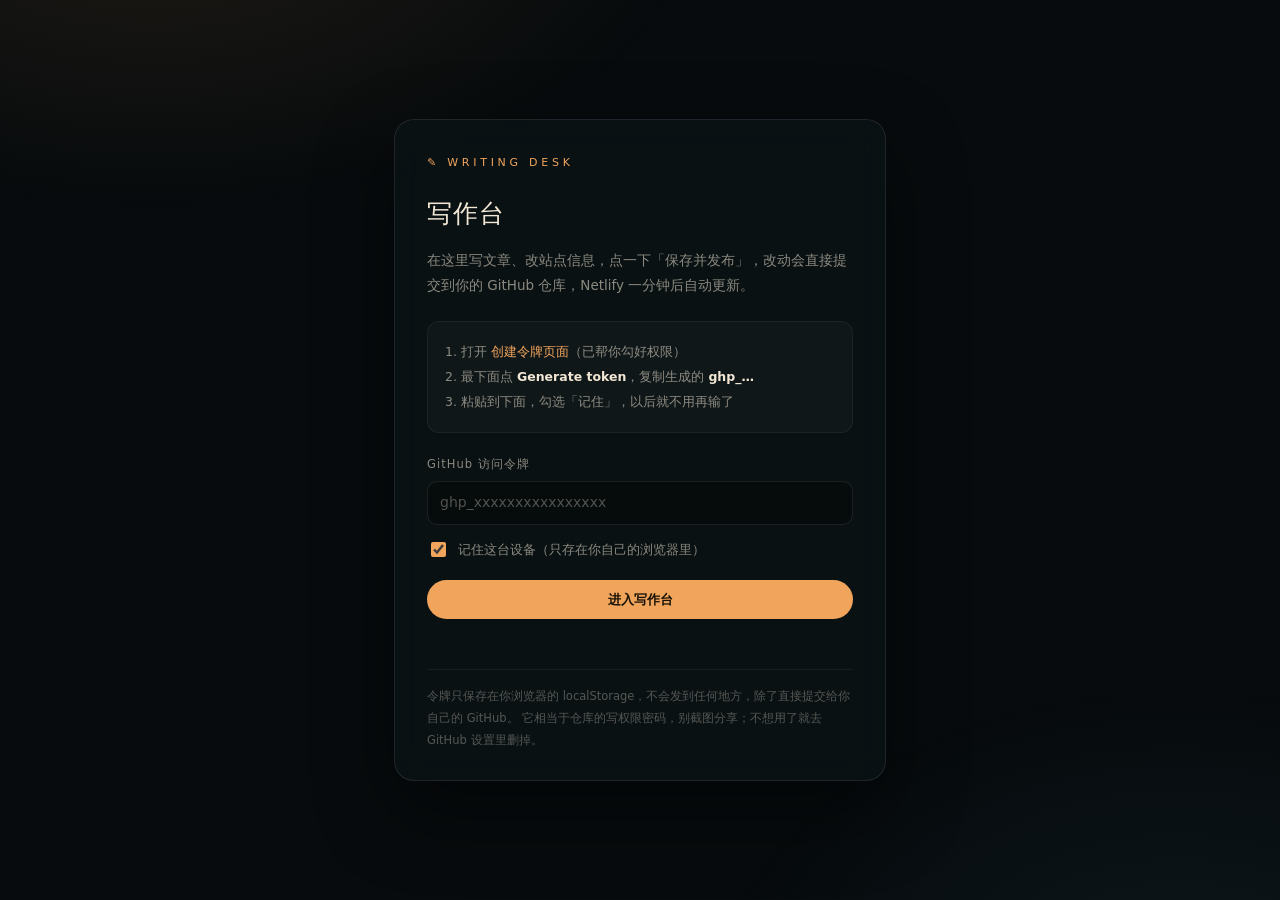
<file: admin.html>
<!DOCTYPE html>
<html lang="zh-CN">
<head>
<meta charset="UTF-8" />
<meta name="viewport" content="width=device-width, initial-scale=1.0, viewport-fit=cover" />
<meta name="theme-color" content="#070b0d" />
<meta name="robots" content="noindex, nofollow" />
<title>写作台 · 林间札记</title>
<link rel="icon" href="data:image/svg+xml,%3Csvg xmlns='http://www.w3.org/2000/svg' viewBox='0 0 64 64'%3E%3Crect width='64' height='64' rx='14' fill='%23070b0d'/%3E%3Cpath d='M32 14 14 34h8v14h20V34h8z' fill='%23f0a45c'/%3E%3Crect x='27' y='38' width='10' height='10' fill='%23070b0d'/%3E%3C/svg%3E" />
<link rel="stylesheet" href="admin.css" />
</head>
<body>

<!-- ============ 登录 ============ -->
<div class="gate" id="gate">
  <div class="gate-card">
    <div class="gate-brand">✎ WRITING DESK</div>
    <h1>写作台</h1>
    <p class="gate-intro">
      在这里写文章、改站点信息，点一下「保存并发布」，改动会直接提交到你的 GitHub 仓库，Netlify 一分钟后自动更新。
    </p>

    <div class="gate-steps">
      <ol>
        <li>打开 <a href="https://github.com/settings/tokens/new?scopes=public_repo&amp;description=cabin-blog" target="_blank" rel="noopener">创建令牌页面</a>（已帮你勾好权限）</li>
        <li>最下面点 <b>Generate token</b>，复制生成的 <b>ghp_…</b></li>
        <li>粘贴到下面，勾选「记住」，以后就不用再输了</li>
      </ol>
    </div>

    <label class="field">
      <span class="field-label">GitHub 访问令牌</span>
      <input id="tokenInput" type="password" placeholder="ghp_xxxxxxxxxxxxxxxx" autocomplete="off" spellcheck="false" />
    </label>

    <label class="check">
      <input id="rememberInput" type="checkbox" checked />
      <span>记住这台设备（只存在你自己的浏览器里）</span>
    </label>

    <div class="gate-actions">
      <button class="btn primary" id="enterBtn" type="button">进入写作台</button>
    </div>
    <p class="gate-err" id="gateErr"></p>

    <p class="gate-note">
      令牌只保存在你浏览器的 localStorage，不会发到任何地方，除了直接提交给你自己的 GitHub。
      它相当于仓库的写权限密码，别截图分享；不想用了就去 GitHub 设置里删掉。
    </p>
  </div>
</div>

<!-- ============ 写作台 ============ -->
<div class="desk" id="desk" hidden>
  <header class="bar">
    <a class="bar-brand" href="/">▲ 林间札记</a>
    <span class="bar-sep">/</span>
    <span class="bar-title">写作台</span>
    <div class="bar-right">
      <span class="bar-repo" id="repoLabel"></span>
      <a class="bar-link" href="/" target="_blank" rel="noopener">看网站 ↗</a>
      <button class="bar-btn" id="logoutBtn" type="button">退出</button>
    </div>
  </header>

  <nav class="tabs">
    <button class="tab on" type="button" data-tab="posts">文章</button>
    <button class="tab" type="button" data-tab="photos">照片</button>
    <button class="tab" type="button" data-tab="site">站点信息</button>
    <button class="tab" type="button" data-tab="raw">源文件</button>
    <span class="tabs-fill"></span>
    <span class="tabs-status" id="statusLabel">未修改</span>
  </nav>

  <main class="wrap">

    <!-- ---- 文章 ---- -->
    <section class="panel on" id="panelPosts">
      <div class="split">
        <aside class="side">
          <div class="side-head">
            <span>共 <b id="postCount">0</b> 篇</span>
            <button class="btn tiny ghost" id="newPostBtn" type="button">+ 新文章</button>
          </div>
          <div class="post-items" id="postItems"></div>
        </aside>

        <div class="pane" id="editorPane">
          <div class="pane-empty" id="editorEmpty">在左边选一篇文章，或者新建一篇。</div>

          <div id="editorForm" hidden>
            <div class="form-grid">
              <label class="field">
                <span class="field-label">标题</span>
                <input id="fTitle" type="text" placeholder="给这篇文章起个名字" />
              </label>
              <label class="field">
                <span class="field-label">网址标识 slug（英文 / 数字 / 短横线）</span>
                <input id="fSlug" type="text" placeholder="hello-cabin" spellcheck="false" />
              </label>
              <label class="field">
                <span class="field-label">日期</span>
                <input id="fDate" type="date" />
              </label>
              <label class="field">
                <span class="field-label">分类</span>
                <input id="fTag" type="text" placeholder="随笔" />
              </label>
              <label class="field wide">
                <span class="field-label">摘要（列表里显示的一句话）</span>
                <input id="fExcerpt" type="text" placeholder="一句话说清这篇写了什么" />
              </label>
            </div>

            <div class="body-split">
              <div class="body-col">
                <div class="col-head">
                  <span class="field-label">正文</span>
                </div>
                <details class="md-help">
                  <summary>支持的写作格式</summary>
                  <div>
                    空行分段 · <code>## 小标题</code> · <code>### 次小标题</code><br />
                    <code>&gt; 引用</code> · <code>- 列表</code> · <code>--- 分隔线</code><br />
                    <code>**加粗**</code> · <code>*斜体*</code> · <code>`代码`</code> · <code>[链接](https://…)</code>
                  </div>
                </details>
                <textarea id="fContent" class="content-area" placeholder="从这里开始写……" spellcheck="false"></textarea>
              </div>

              <div class="body-col">
                <div class="col-head">
                  <span class="field-label">预览</span>
                  <a class="btn tiny ghost" id="openPostBtn" href="#" target="_blank" rel="noopener">打开正式页 ↗</a>
                </div>
                <div class="preview" id="previewBox"></div>
              </div>
            </div>

            <div class="actions">
              <button class="btn primary" id="publishPostBtn" type="button">保存并发布</button>
              <button class="btn" id="revertPostBtn" type="button">撤销修改</button>
              <span class="actions-fill"></span>
              <button class="btn danger" id="deletePostBtn" type="button">删除这篇</button>
            </div>
          </div>
        </div>
      </div>
    </section>

    <!-- ---- 照片 ---- -->
    <section class="panel" id="panelPhotos">
      <div class="site-card">
        <div class="photo-head">
          <div>
            <h2>照片墙</h2>
            <p class="hint">上传的照片会自动压缩后存到仓库 photos/ 目录，并出现在网站的「相册」页。点「选择照片」可以一次选多张。</p>
          </div>
          <div class="photo-actions">
            <label class="btn primary" for="photoInput">＋ 选择照片</label>
            <input id="photoInput" type="file" accept="image/*" multiple hidden />
          </div>
        </div>
        <div class="photo-grid" id="photoGrid"></div>
        <div class="photo-foot" id="photoFoot">
          <span class="field-label" style="margin:0" id="photoCount">共 0 张</span>
          <button class="btn" id="refreshPhotosBtn" type="button">刷新列表</button>
        </div>
      </div>
    </section>

    <!-- ---- 站点信息 ---- -->
    <section class="panel" id="panelSite">
      <div class="site-card">
        <h2>站点信息</h2>
        <p class="hint">标题、作者、联系方式、关于页的文字。留空的项会使用默认值。</p>

        <div class="form-grid">
          <label class="field">
            <span class="field-label">站点名</span>
            <input id="sName" type="text" />
          </label>
          <label class="field">
            <span class="field-label">主标题</span>
            <input id="sTitle" type="text" />
          </label>
          <label class="field">
            <span class="field-label">高亮的词（主标题里会变成暖橙色）</span>
            <input id="sAccent" type="text" />
          </label>
          <label class="field">
            <span class="field-label">作者</span>
            <input id="sAuthor" type="text" />
          </label>
          <label class="field">
            <span class="field-label">坐标</span>
            <input id="sLocation" type="text" />
          </label>
          <label class="field">
            <span class="field-label">起始年份</span>
            <input id="sSince" type="text" />
          </label>
          <label class="field">
            <span class="field-label">GitHub 地址</span>
            <input id="sGithub" type="text" spellcheck="false" />
          </label>
          <label class="field">
            <span class="field-label">邮箱</span>
            <input id="sEmail" type="text" spellcheck="false" />
          </label>
        </div>

        <label class="field">
          <span class="field-label">副标题 / 一句话介绍</span>
          <textarea id="sTagline" rows="2"></textarea>
        </label>
        <label class="field">
          <span class="field-label">页脚</span>
          <input id="sFooter" type="text" />
        </label>

        <div class="actions">
          <button class="btn primary" id="publishSiteBtn" type="button">保存并发布</button>
          <button class="btn" id="revertSiteBtn" type="button">撤销修改</button>
        </div>
      </div>
    </section>

    <!-- ---- 源文件 ---- -->
    <section class="panel" id="panelRaw">
      <div class="raw-grid">
        <div class="raw-col">
          <div class="raw-head">
            <code>posts.js</code>
            <span class="field-label" style="margin:0">文章数据（高级）</span>
          </div>
          <textarea id="rawPosts" class="raw-area" spellcheck="false"></textarea>
        </div>
        <div class="raw-col">
          <div class="raw-head">
            <code>site.js</code>
            <span class="field-label" style="margin:0">站点配置（高级）</span>
          </div>
          <textarea id="rawSite" class="raw-area" spellcheck="false"></textarea>
        </div>
      </div>
      <div class="raw-actions">
        <button class="btn primary" id="publishRawBtn" type="button">保存并发布</button>
        <button class="btn" id="revertRawBtn" type="button">重新拉取</button>
        <span class="actions-fill"></span>
        <span class="field-label" style="margin:0">上面两个面板就是网站的原始数据文件，改坏了可以在「撤销修改」里恢复。</span>
      </div>
    </section>

  </main>
</div>

<div class="toast" id="toast" role="status" aria-live="polite"></div>

<script src="admin.js"></script>
</body>
</html>
</file>
<file: admin.css>
/* ============================================================
   写作台样式（/admin）
   和博客主站是同一套配色，但去掉 3D 背景，专注编辑
   ============================================================ */

:root {
  --bg: #070b0d;
  --panel: rgba(255, 255, 255, 0.028);
  --line: rgba(255, 255, 255, 0.09);
  --line-soft: rgba(255, 255, 255, 0.055);
  --amber: #f0a45c;
  --amber-soft: rgba(240, 164, 92, 0.13);
  --text: #f1e7d4;
  --muted: rgba(241, 231, 212, 0.56);
  --dim: rgba(241, 231, 212, 0.33);
  --danger: #e0765a;
  --serif: "Songti SC", "STSong", "Noto Serif SC", "Source Han Serif SC", serif;
  --sans: "Inter", "PingFang SC", "Hiragino Sans GB", "Microsoft YaHei", system-ui, sans-serif;
  --mono: "JetBrains Mono", "Cascadia Code", "SFMono-Regular", Consolas, monospace;
}

*,
*::before,
*::after { box-sizing: border-box; }

[hidden] { display: none !important; }

html { -webkit-text-size-adjust: 100%; }

body {
  margin: 0;
  min-height: 100vh;
  background: var(--bg);
  color: var(--text);
  font-family: var(--sans);
  font-size: 14px;
  line-height: 1.7;
  -webkit-font-smoothing: antialiased;
}

body::before {
  content: "";
  position: fixed;
  inset: 0;
  z-index: 0;
  pointer-events: none;
  background:
    radial-gradient(900px 520px at 12% -12%, rgba(240, 164, 92, 0.10), transparent 62%),
    radial-gradient(760px 520px at 92% 112%, rgba(58, 108, 138, 0.13), transparent 62%);
}

a { color: var(--amber); text-decoration: none; }
a:hover { text-decoration: underline; }

/* ---------------- 通用控件 ---------------- */

.btn {
  appearance: none;
  -webkit-appearance: none;
  font: inherit;
  font-size: 13px;
  line-height: 1;
  padding: 10px 18px;
  border-radius: 999px;
  border: 1px solid var(--line);
  background: rgba(255, 255, 255, 0.045);
  color: var(--text);
  cursor: pointer;
  transition: background 0.18s ease, border-color 0.18s ease, color 0.18s ease, transform 0.18s ease;
  white-space: nowrap;
}
.btn:hover { background: rgba(255, 255, 255, 0.085); border-color: rgba(255, 255, 255, 0.19); }
.btn:active { transform: translateY(1px); }
.btn:disabled { opacity: 0.45; cursor: not-allowed; transform: none; }

.btn.primary {
  background: var(--amber);
  border-color: transparent;
  color: #1a1206;
  font-weight: 600;
}
.btn.primary:hover { background: #f7b673; }

.btn.ghost { background: transparent; }
.btn.ghost:hover { background: rgba(255, 255, 255, 0.06); }

.btn.danger { color: var(--danger); border-color: rgba(224, 118, 90, 0.32); }
.btn.danger:hover { background: rgba(224, 118, 90, 0.13); }

.btn.tiny { padding: 6px 12px; font-size: 12px; }

input,
textarea {
  width: 100%;
  font: inherit;
  font-size: 14px;
  color: var(--text);
  background: rgba(0, 0, 0, 0.34);
  border: 1px solid var(--line);
  border-radius: 10px;
  padding: 9px 12px;
  outline: none;
  transition: border-color 0.16s ease, background 0.16s ease;
}
input:focus,
textarea:focus { border-color: rgba(240, 164, 92, 0.55); background: rgba(0, 0, 0, 0.48); }
input::placeholder,
textarea::placeholder { color: var(--dim); }
textarea { resize: vertical; line-height: 1.8; }

input[type="date"] { font-variant-numeric: tabular-nums; }
input[type="date"]::-webkit-calendar-picker-indicator { filter: invert(0.75); cursor: pointer; }

.field { display: block; }
.field.wide { grid-column: 1 / -1; }
.field-label {
  display: block;
  font-size: 11.5px;
  letter-spacing: 0.09em;
  color: var(--muted);
  margin-bottom: 7px;
}

/* ---------------- 登录页 ---------------- */

.gate {
  position: relative;
  z-index: 1;
  min-height: 100vh;
  display: grid;
  place-items: center;
  padding: 40px 20px;
}

.gate-card {
  width: min(492px, 100%);
  background: rgba(12, 20, 23, 0.72);
  border: 1px solid var(--line);
  border-radius: 20px;
  padding: 34px 32px 28px;
  backdrop-filter: blur(14px);
  -webkit-backdrop-filter: blur(14px);
  box-shadow: 0 30px 80px rgba(0, 0, 0, 0.45);
}

.gate-brand {
  font-size: 11px;
  letter-spacing: 0.34em;
  color: var(--amber);
  margin-bottom: 20px;
}

.gate-card h1 {
  font-family: var(--serif);
  font-weight: 500;
  font-size: 25px;
  letter-spacing: 0.04em;
  margin: 0 0 12px;
}

.gate-intro {
  margin: 0 0 22px;
  color: var(--muted);
  font-size: 13.5px;
  line-height: 1.9;
}

.gate-steps {
  background: rgba(255, 255, 255, 0.028);
  border: 1px solid var(--line-soft);
  border-radius: 12px;
  padding: 15px 18px 15px 16px;
  margin-bottom: 22px;
  font-size: 12.5px;
  color: var(--muted);
}
.gate-steps ol { margin: 0; padding-left: 17px; }
.gate-steps li { margin: 4px 0; }
.gate-steps b { color: var(--text); font-weight: 600; }

.check {
  display: flex;
  align-items: center;
  gap: 9px;
  margin: 14px 0 20px;
  font-size: 12.5px;
  color: var(--muted);
  cursor: pointer;
}
.check input { width: 15px; height: 15px; accent-color: var(--amber); cursor: pointer; }

.gate-actions { display: flex; gap: 10px; }
.gate-actions .btn { width: 100%; padding: 12px 18px; }

.gate-err {
  min-height: 20px;
  margin: 12px 0 0;
  font-size: 12.5px;
  color: var(--danger);
}

.gate-note {
  margin: 18px 0 0;
  padding-top: 16px;
  border-top: 1px solid var(--line-soft);
  font-size: 11.5px;
  line-height: 1.9;
  color: var(--dim);
}

/* ---------------- 顶栏 ---------------- */

.desk { position: relative; z-index: 1; }

.bar {
  position: sticky;
  top: 0;
  z-index: 20;
  display: flex;
  align-items: center;
  gap: 10px;
  height: 58px;
  padding: 0 22px;
  background: rgba(7, 11, 13, 0.84);
  border-bottom: 1px solid var(--line);
  backdrop-filter: blur(16px);
  -webkit-backdrop-filter: blur(16px);
}
.bar-brand {
  font-size: 12.5px;
  letter-spacing: 0.16em;
  color: var(--text);
  white-space: nowrap;
}
.bar-brand:hover { text-decoration: none; color: var(--amber); }
.bar-sep { color: var(--dim); }
.bar-title { font-size: 13px; color: var(--muted); letter-spacing: 0.12em; }
.bar-right { margin-left: auto; display: flex; align-items: center; gap: 16px; }
.bar-repo {
  font-family: var(--mono);
  font-size: 11.5px;
  color: var(--dim);
}
.bar-link { font-size: 12.5px; color: var(--muted); }
.bar-link:hover { color: var(--amber); text-decoration: none; }
.bar-btn {
  font: inherit;
  font-size: 12px;
  padding: 6px 13px;
  border-radius: 999px;
  border: 1px solid var(--line);
  background: transparent;
  color: var(--muted);
  cursor: pointer;
  transition: 0.18s ease;
}
.bar-btn:hover { background: rgba(255, 255, 255, 0.06); color: var(--text); }

/* ---------------- 标签页 ---------------- */

.tabs {
  position: sticky;
  top: 58px;
  z-index: 19;
  display: flex;
  align-items: center;
  gap: 4px;
  padding: 10px 22px;
  background: rgba(7, 11, 13, 0.72);
  border-bottom: 1px solid var(--line);
  backdrop-filter: blur(16px);
  -webkit-backdrop-filter: blur(16px);
}
.tab {
  font: inherit;
  font-size: 13px;
  padding: 7px 15px;
  border-radius: 999px;
  border: 1px solid transparent;
  background: transparent;
  color: var(--muted);
  cursor: pointer;
  transition: 0.18s ease;
}
.tab:hover { color: var(--text); background: rgba(255, 255, 255, 0.05); }
.tab.on { background: var(--amber-soft); color: var(--amber); }

.tabs-fill { flex: 1; }
.tabs-status {
  font-size: 11.5px;
  color: var(--dim);
  font-family: var(--mono);
}
.tabs-status.warnish { color: var(--amber); }

/* ---------------- 布局 ---------------- */

.wrap {
  max-width: 1320px;
  margin: 0 auto;
  padding: 26px 22px 90px;
}

.panel { display: none; }
.panel.on { display: block; }

.split {
  display: grid;
  grid-template-columns: 288px minmax(0, 1fr);
  gap: 20px;
  align-items: start;
}

/* ---------------- 文章列表 ---------------- */

.side {
  position: sticky;
  top: 132px;
  border: 1px solid var(--line);
  border-radius: 14px;
  background: var(--panel);
  overflow: hidden;
}
.side-head {
  display: flex;
  align-items: center;
  justify-content: space-between;
  gap: 10px;
  padding: 12px 14px;
  border-bottom: 1px solid var(--line);
  font-size: 12px;
  color: var(--muted);
  letter-spacing: 0.05em;
}
.side-head b { color: var(--text); }

.post-items { max-height: calc(100vh - 230px); overflow-y: auto; }

.post-item {
  display: block;
  width: 100%;
  text-align: left;
  font: inherit;
  border: 0;
  border-bottom: 1px solid var(--line-soft);
  background: transparent;
  color: inherit;
  padding: 12px 14px;
  cursor: pointer;
  transition: background 0.15s ease;
}
.post-item:last-child { border-bottom: 0; }
.post-item:hover { background: rgba(255, 255, 255, 0.04); }
.post-item.on { background: var(--amber-soft); box-shadow: inset 2px 0 0 var(--amber); }
.post-item b {
  display: block;
  font-weight: 500;
  font-size: 13.5px;
  line-height: 1.45;
  margin-bottom: 4px;
  overflow: hidden;
  text-overflow: ellipsis;
  white-space: nowrap;
}
.post-item span {
  display: block;
  font-size: 11px;
  letter-spacing: 0.05em;
  color: var(--dim);
  font-variant-numeric: tabular-nums;
}

.post-empty {
  padding: 26px 16px;
  text-align: center;
  font-size: 12.5px;
  color: var(--dim);
}

/* ---------------- 编辑区 ---------------- */

.pane {
  border: 1px solid var(--line);
  border-radius: 14px;
  background: var(--panel);
  padding: 22px;
  min-height: 420px;
}

.pane-empty {
  display: grid;
  place-items: center;
  min-height: 380px;
  color: var(--dim);
  font-size: 13px;
  text-align: center;
}

.form-grid {
  display: grid;
  grid-template-columns: 1fr 1fr;
  gap: 15px;
}

.body-split {
  display: grid;
  grid-template-columns: 1fr 1fr;
  gap: 18px;
  margin-top: 20px;
}

.body-col { min-width: 0; }

.col-head {
  display: flex;
  align-items: center;
  justify-content: space-between;
  gap: 10px;
  margin-bottom: 7px;
}
.col-head .field-label { margin-bottom: 0; }

.content-area {
  min-height: 430px;
  font-family: var(--mono);
  font-size: 13px;
  line-height: 1.85;
}

.md-help {
  margin-bottom: 12px;
  font-size: 12px;
  color: var(--dim);
}
.md-help summary {
  cursor: pointer;
  color: var(--muted);
  font-size: 11.5px;
  letter-spacing: 0.08em;
  list-style: none;
  user-select: none;
}
.md-help summary::-webkit-details-marker { display: none; }
.md-help summary::before { content: "▸ "; color: var(--amber); }
.md-help[open] summary::before { content: "▾ "; }
.md-help > div {
  margin-top: 9px;
  padding: 12px 14px;
  border: 1px solid var(--line-soft);
  border-radius: 10px;
  line-height: 2.1;
}
.md-help code {
  font-family: var(--mono);
  font-size: 11.5px;
  color: var(--amber);
  background: rgba(240, 164, 92, 0.09);
  padding: 1px 6px;
  border-radius: 5px;
}

.preview {
  height: 430px;
  overflow-y: auto;
  padding: 2px 16px 20px 2px;
  font-size: 14.5px;
  line-height: 1.95;
  color: rgba(241, 231, 212, 0.82);
}
.preview > *:first-child { margin-top: 0; }
.preview h2 {
  font-family: var(--serif);
  font-size: 19px;
  font-weight: 500;
  letter-spacing: 0.02em;
  color: var(--text);
  margin: 26px 0 10px;
}
.preview h3 {
  font-family: var(--serif);
  font-size: 16px;
  font-weight: 500;
  color: var(--text);
  margin: 22px 0 8px;
}
.preview p { margin: 0 0 13px; }
.preview blockquote {
  margin: 18px 0;
  padding: 4px 0 4px 16px;
  border-left: 2px solid rgba(240, 164, 92, 0.55);
  color: var(--muted);
  font-style: italic;
}
.preview blockquote p { margin: 0; }
.preview ul { margin: 0 0 14px; padding-left: 20px; }
.preview li { margin: 3px 0; }
.preview hr { border: 0; height: 1px; background: var(--line); margin: 24px 0; }
.preview strong { color: var(--text); font-weight: 600; }
.preview em { color: var(--muted); }
.preview code {
  font-family: var(--mono);
  font-size: 12.5px;
  background: rgba(255, 255, 255, 0.07);
  padding: 1px 6px;
  border-radius: 5px;
}
.preview a { color: var(--amber); border-bottom: 1px solid rgba(240, 164, 92, 0.3); }

.actions {
  display: flex;
  align-items: center;
  gap: 10px;
  margin-top: 20px;
  padding-top: 18px;
  border-top: 1px solid var(--line);
}
.actions-fill { flex: 1; }

/* ---------------- 站点信息 ---------------- */

.site-card {
  max-width: 860px;
  border: 1px solid var(--line);
  border-radius: 14px;
  background: var(--panel);
  padding: 24px;
}
.site-card h2 {
  font-family: var(--serif);
  font-size: 17px;
  font-weight: 500;
  letter-spacing: 0.06em;
  margin: 0 0 4px;
}
.site-card > p.hint {
  margin: 0 0 20px;
  font-size: 12px;
  color: var(--dim);
}
.site-card .form-grid { margin-bottom: 18px; }
.site-card .field { margin-bottom: 15px; }
.site-card .field-label { color: var(--muted); }

/* ---------------- 照片 ---------------- */

.photo-head {
  display: flex;
  align-items: flex-start;
  justify-content: space-between;
  gap: 16px;
  margin-bottom: 20px;
}
.photo-head h2 {
  font-family: var(--serif);
  font-size: 17px;
  font-weight: 500;
  letter-spacing: 0.06em;
  margin: 0 0 4px;
}
.photo-head p.hint {
  margin: 0;
  font-size: 12px;
  color: var(--dim);
  max-width: 520px;
}
.photo-actions { flex: none; margin-top: 4px; }

.photo-grid {
  display: grid;
  grid-template-columns: repeat(auto-fill, minmax(200px, 1fr));
  gap: 14px;
}
.photo-tile {
  margin: 0;
  border: 1px solid var(--line);
  border-radius: 12px;
  overflow: hidden;
  background: var(--panel);
  position: relative;
}
.photo-tile a { display: block; }
.photo-tile img {
  display: block;
  width: 100%;
  aspect-ratio: 4 / 3;
  object-fit: cover;
  background: #0d1214;
}
.photo-tile figcaption {
  display: flex;
  flex-direction: column;
  gap: 2px;
  padding: 10px 12px 12px;
}
.photo-tile figcaption b {
  font-size: 12.5px;
  font-weight: 500;
  color: var(--ink);
  overflow: hidden;
  text-overflow: ellipsis;
  white-space: nowrap;
}
.photo-tile figcaption span {
  font-family: var(--mono);
  font-size: 10.5px;
  color: var(--dim);
  overflow: hidden;
  text-overflow: ellipsis;
  white-space: nowrap;
}
.photo-tile .btn.tiny {
  position: absolute;
  top: 8px;
  right: 8px;
  opacity: 0;
  transition: opacity 0.2s ease;
}
.photo-tile:hover .btn.tiny { opacity: 1; }
.photo-foot {
  display: flex;
  align-items: center;
  gap: 12px;
  margin-top: 18px;
}

/* ---------------- 源文件 ---------------- */

.raw-grid {
  display: grid;
  grid-template-columns: 1fr 1fr;
  gap: 18px;
}
.raw-col {
  border: 1px solid var(--line);
  border-radius: 14px;
  background: var(--panel);
  padding: 18px;
  min-width: 0;
}
.raw-head {
  display: flex;
  align-items: center;
  justify-content: space-between;
  gap: 10px;
  margin-bottom: 10px;
}
.raw-head code {
  font-family: var(--mono);
  font-size: 12px;
  color: var(--amber);
}
.raw-area {
  min-height: 520px;
  font-family: var(--mono);
  font-size: 12.5px;
  line-height: 1.75;
}
.raw-actions {
  display: flex;
  align-items: center;
  gap: 10px;
  margin-top: 18px;
  padding-top: 16px;
  border-top: 1px solid var(--line);
}

/* ---------------- 提示条 ---------------- */

.toast {
  position: fixed;
  left: 50%;
  bottom: 30px;
  z-index: 100;
  transform: translate(-50%, 16px);
  max-width: min(560px, calc(100vw - 40px));
  padding: 12px 22px;
  border-radius: 999px;
  border: 1px solid rgba(255, 255, 255, 0.12);
  background: #131c20;
  color: var(--text);
  font-size: 13px;
  line-height: 1.5;
  text-align: center;
  opacity: 0;
  pointer-events: none;
  transition: opacity 0.24s ease, transform 0.24s ease;
  box-shadow: 0 16px 48px rgba(0, 0, 0, 0.55);
}
.toast.on { opacity: 1; transform: translate(-50%, 0); }
.toast.err { border-color: rgba(224, 118, 90, 0.55); color: #f3a892; }
.toast.ok { border-color: rgba(240, 164, 92, 0.5); }

/* ---------------- 响应式 ---------------- */

@media (max-width: 1080px) {
  .split { grid-template-columns: 240px minmax(0, 1fr); }
  .body-split, .raw-grid { grid-template-columns: 1fr; }
  .content-area, .preview { min-height: 340px; height: 340px; }
  .photo-grid { grid-template-columns: repeat(auto-fill, minmax(150px, 1fr)); }
}

@media (max-width: 860px) {
  .wrap { padding: 18px 14px 80px; }
  .bar { padding: 0 14px; height: 54px; gap: 8px; }
  .bar-repo { display: none; }
  .tabs { top: 54px; padding: 9px 14px; }
  .split { grid-template-columns: 1fr; gap: 14px; }
  .side { position: static; }
  .post-items { max-height: 232px; }
  .pane { padding: 16px; }
  .form-grid { grid-template-columns: 1fr; }
  .gate-card { padding: 26px 20px 22px; }
  .gate-card h1 { font-size: 21px; }
  .tabs-status { display: none; }
  .actions { flex-wrap: wrap; }
  .actions .btn { flex: 1; text-align: center; }
  .actions-fill { display: none; }
  .content-area, .preview { min-height: 300px; height: 300px; }
  .photo-head { flex-direction: column; }
  .photo-actions { margin-top: 0; }
  .photo-grid { grid-template-columns: repeat(auto-fill, minmax(130px, 1fr)); gap: 10px; }
  .photo-tile .btn.tiny { opacity: 1; }
}

@media (prefers-reduced-motion: reduce) {
  * { transition-duration: 0.01ms !important; animation-duration: 0.01ms !important; }
}
</file>
